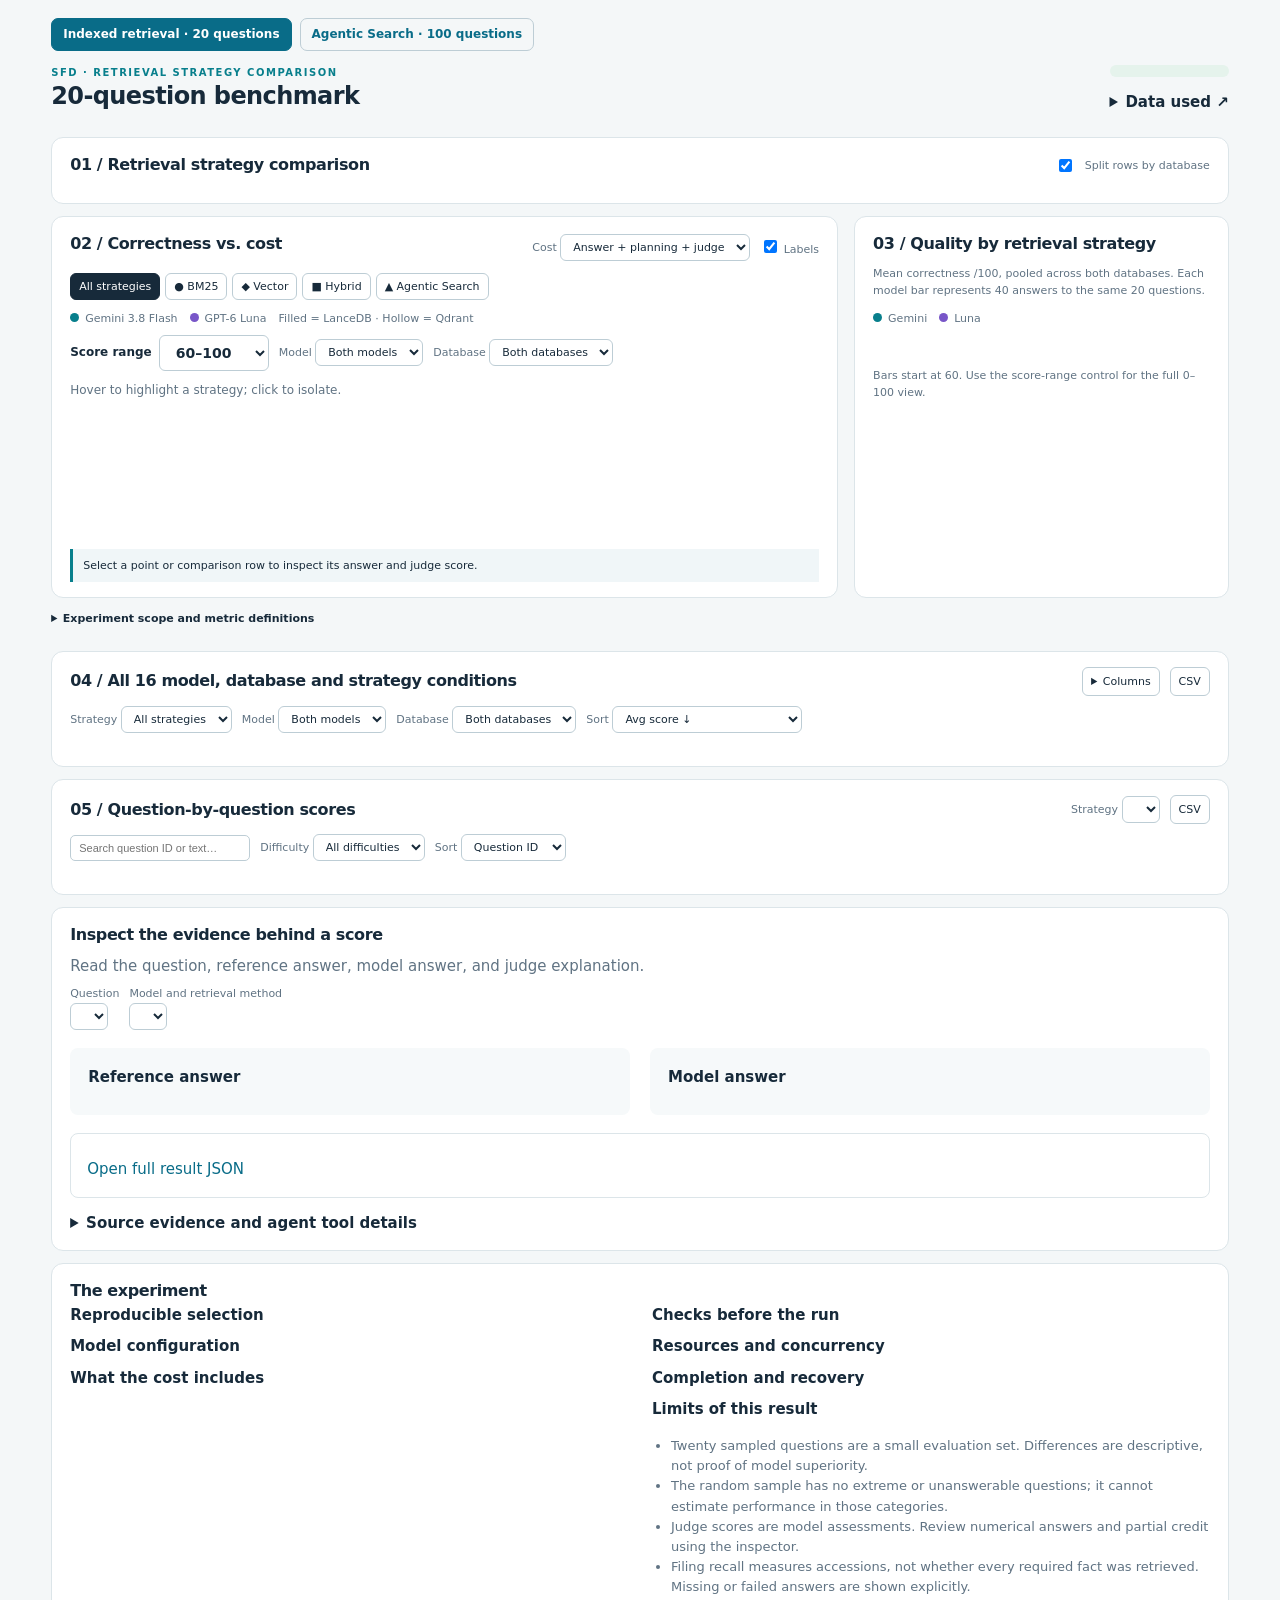
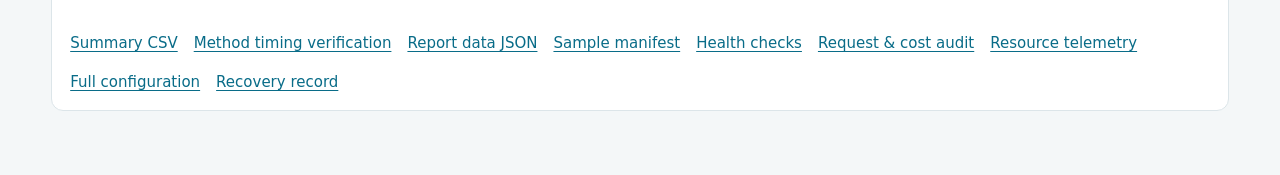
<file: scripts/benchmark-report-template.html>
<!doctype html>
<html lang="en"><head><meta charset="utf-8"><meta name="viewport" content="width=device-width,initial-scale=1">
<title>Financial QA · 20-question benchmark</title>
<style>
:root{--ink:#172a3a;--muted:#607383;--line:#dce5e9;--paper:#f4f7f8;--gemini:#087f8c;--luna:#7856c8;--amber:#9b600c}*{box-sizing:border-box}body{margin:0;color:var(--ink);background:var(--paper);font:15px/1.55 system-ui,-apple-system,Segoe UI,sans-serif}main{max-width:1320px;margin:auto;padding:40px 32px 64px}header{display:flex;justify-content:space-between;gap:20px;align-items:flex-start;border-bottom:1px solid var(--line);padding-bottom:26px}.eyebrow{font-size:12px;font-weight:750;text-transform:uppercase;letter-spacing:.15em;color:var(--gemini)}h1{font-size:clamp(27px,4vw,43px);line-height:1.12;letter-spacing:-.035em;margin:10px 0 14px}h2{font-size:22px;letter-spacing:-.025em;margin:0 0 7px}h3{font-size:15px;margin:0 0 8px}p{margin:7px 0;color:var(--muted)}.badge{background:#e5f3ec;color:#216342;white-space:nowrap;border-radius:6px;padding:7px 11px;font-size:13px;font-weight:650}.metrics{display:grid;grid-template-columns:repeat(4,1fr);gap:16px;margin:24px 0}.metric{padding:18px 20px;background:white;border:1px solid var(--line);border-radius:10px}.metric small{display:block;color:var(--muted);font-size:12px;text-transform:uppercase;letter-spacing:.06em}.metric strong{display:block;font-size:29px;letter-spacing:-.03em;margin:5px 0}.metric span{font-size:12px;color:var(--muted)}section.panel{background:white;padding:24px;border:1px solid var(--line);border-radius:12px;margin:20px 0}.section-head{display:flex;justify-content:space-between;gap:20px;align-items:flex-start}.controls{display:flex;align-items:center;gap:14px;flex-wrap:wrap}label{color:var(--muted);font-size:13px}select,button{font:inherit;color:var(--ink);background:white;border:1px solid #bdcdd5;border-radius:6px;padding:8px 10px}select{max-width:100%}button{cursor:pointer}button:hover{background:#edf4f7}button:focus-visible,select:focus-visible,a:focus-visible{outline:3px solid #76b9cf;outline-offset:3px}a{color:#096c88;text-decoration-thickness:1px;text-underline-offset:3px}.legend{display:flex;gap:20px;flex-wrap:wrap;font-size:13px;margin-top:14px;color:var(--muted)}.swatch{display:inline-block;width:11px;height:11px;border-radius:50%;margin-right:6px}.gemini{background:var(--gemini)}.luna{background:var(--luna)}.chart-scroll{overflow-x:auto;position:relative}.chart{display:block;min-width:620px;width:100%;overflow:visible}.chart text{font-family:inherit;fill:var(--muted)}.chart .axis-title{font-size:13px;font-weight:650;fill:var(--ink)}.chart .point-label{pointer-events:none;font-size:11.5px;fill:var(--ink);paint-order:stroke;stroke:white;stroke-width:3px;stroke-linejoin:round}.chart .point{cursor:pointer}.chart .point:focus{outline:none}.chart .point:focus .hit{stroke:#243b53;stroke-width:2;stroke-dasharray:3 3}.chart .grid{stroke:#e6edef;stroke-dasharray:3 4}.selection{background:#f0f6f8;border-left:3px solid #087f8c;padding:12px 16px;min-height:52px;font-size:14px;margin-top:8px}.subtle{font-size:12px;color:var(--muted)}.notice{background:#fff8e9;border-left:3px solid #d2a14c;padding:12px 16px;margin-top:16px;font-size:13px;color:#775320}.table-wrap{overflow-x:auto;margin-top:18px}table{width:100%;border-collapse:collapse;font-size:13px}th{font-size:11px;text-transform:uppercase;letter-spacing:.04em;color:var(--muted);text-align:right;padding:12px 10px;background:#f6f9fa;white-space:nowrap}td{padding:12px 10px;border-bottom:1px solid #e7edef;text-align:right;font-variant-numeric:tabular-nums;white-space:nowrap}th:first-child,td:first-child{text-align:left}th:nth-child(2),td:nth-child(2){text-align:left}tbody tr:hover{background:#f3f8fa}.score{font-weight:750;color:#126963}.mini{display:inline-block;height:5px;background:#2e9c93;border-radius:3px;width:50px;vertical-align:middle;margin-left:8px}.strategy{color:var(--muted)}.inspect{display:grid;grid-template-columns:1fr 1fr;gap:20px;margin-top:18px}.answer-box{background:#f6f9fa;padding:18px;border-radius:8px;min-width:0}.answer{white-space:pre-wrap;overflow-wrap:anywhere;font-size:14px;max-height:440px;overflow:auto}.question{font-size:17px;line-height:1.55;margin-top:18px;color:var(--ink)}.judge{margin-top:18px;padding:16px;border:1px solid var(--line);border-radius:8px}.judge p{color:var(--ink);font-size:14px}details{margin-top:14px}summary{cursor:pointer;font-weight:650}pre{white-space:pre-wrap;overflow-wrap:anywhere;font-size:12px;max-height:400px;overflow:auto;background:#f6f9fa;padding:14px;border-radius:6px}.method-grid{display:grid;grid-template-columns:1fr 1fr;gap:24px}.method-grid p,.method-grid li{font-size:13px}ul{padding-left:19px;color:var(--muted)}footer{font-size:12px;color:var(--muted);padding-top:12px}.download{display:flex;gap:16px;flex-wrap:wrap;margin-top:20px}.error{color:#ad3333}.hidden{display:none}@media(max-width:750px){main{padding:22px 14px}header{display:block}.badge{display:inline-block;margin-top:12px}.metrics{grid-template-columns:1fr 1fr;gap:10px}.metric{padding:14px}.metric strong{font-size:24px}section.panel{padding:17px}.section-head{display:block}.controls{margin-top:12px}.inspect,.method-grid{grid-template-columns:1fr}}@media print{body{background:white}main{max-width:none;padding:0}.controls,.download,footer{display:none}section.panel{break-inside:avoid}.chart-scroll{overflow:visible}}
.benchmark-tabs{display:flex;gap:8px;flex-wrap:wrap;margin-bottom:22px}.benchmark-tabs a{padding:8px 14px;border:1px solid #bdcdd5;border-radius:7px;text-decoration:none;font-size:13px;font-weight:650}.benchmark-tabs a[aria-current=page]{color:white;background:#096c88;border-color:#096c88}

main{max-width:1536px;padding:18px 4vw 40px}header{padding-bottom:10px;border:0;align-items:center}h1{font-size:24px;margin:3px 0 5px;letter-spacing:-.6px}h2{font-size:16px;margin:0}header .eyebrow{font-size:10px}.badge{font-size:11px;padding:6px 9px}.benchmark-tabs{margin-bottom:14px}.benchmark-tabs a{font-size:12px;padding:6px 11px}#subtitle{font-size:12px;margin:0}.panel,section.panel{padding:15px 18px;margin:12px 0}.section-head{align-items:center;gap:12px;flex-wrap:wrap}.section-head p{font-size:11px;margin:3px 0}.controls{gap:10px;font-size:11px}.controls label, .controls select,.controls button{font-size:11px}button,select{padding:5px 8px}.table-wrap{margin-top:10px}th,td{padding:8px 9px;font-size:12px}th{font-size:10px;letter-spacing:.03em}th button{border:0;padding:0;background:transparent;font-size:inherit;font-weight:700;text-transform:inherit;white-space:nowrap}td:first-child{font-weight:650}.subline{display:block;font-size:10px;color:var(--muted);font-weight:400;margin-top:3px}.score-badge{display:inline-block;padding:3px 7px;border-radius:4px;background:#e6f3ed;color:#17674d;font-weight:750;font-size:12px}.score-badge.mid{background:#fff3df;color:#93580a}.score-badge.low{background:#ffe9ed;color:#ad3046}.best-cell{background:#f0f8f5}.best-tag{font-size:9px;color:#17674d;margin-left:4px}.numeric{font-variant-numeric:tabular-nums}#matrix td{text-align:center}#matrix td:first-child{text-align:left;min-width:160px}#matrix th{text-align:center}#matrix th:first-child{text-align:left}.chart-layout{display:grid;grid-template-columns:minmax(0,2.1fr) minmax(290px,1fr);gap:16px;margin:12px 0}.chart-layout section.panel{margin:0;min-width:0}.chart-layout h2{margin-bottom:7px}.legend{font-size:11px;gap:12px;margin:10px 0 4px}.legend .swatch{width:9px;height:9px}.method-legend{display:flex;flex-wrap:wrap;gap:5px;margin:9px 0}.method-legend button{font-size:11px;padding:4px 8px}.method-legend button[aria-pressed=true]{background:#172a3a;color:#fff;border-color:#172a3a}.chart .grid{stroke:#c1ccd9;stroke-dasharray:none}.chart .axis-title{font-size:12px;fill:#334155}.chart text{fill:#334155}.chart .point-label{font-size:10.5px}.chart .point{transition:opacity .12s}.chart .point.muted{opacity:.1}.chart .point.highlight .mark{stroke-width:3.5}.chart .point.highlight .point-label{font-weight:800}.selection{font-size:11px;min-height:0;padding:8px 10px;margin-top:0}.chart{min-width:650px}.chart-scroll{margin-top:0}.quality-note{font-size:11px;line-height:1.6;margin:8px 0}.quality-method{border-top:1px solid var(--line);padding:14px 0 10px}.quality-heading{display:flex;justify-content:space-between;gap:8px;font-size:12px;font-weight:700}.quality-bar-row{display:grid;grid-template-columns:42px 1fr 38px;gap:7px;align-items:center;margin-top:8px;font-size:10px}.bar-track{position:relative;height:10px;background:#eef2f7;border-radius:2px}.bar-fill{height:100%;border-radius:2px;min-width:2px}.quality-ticks{display:flex;justify-content:space-between;margin:12px 38px 0 49px;font-size:10px;color:#334155}.quality-method.muted{opacity:.15}.quality-insight{font-size:12px;color:var(--ink);line-height:1.6;padding:8px 0}.metrics{gap:10px;margin:12px 0}.metric{padding:12px 15px}.metric strong{font-size:23px;margin:3px 0}.metric small{font-size:10px}.metric span{font-size:10px}.table-controls{display:flex;flex-wrap:wrap;gap:10px;align-items:center;margin:10px 0}.table-controls label,.table-controls select,.table-controls input,.table-controls button{font-size:11px}.table-controls input[type=search]{border:1px solid #bdcdd5;padding:6px 8px;border-radius:5px;min-width:180px;max-width:100%}.column-menu{position:relative;margin:0}.column-menu summary{font-size:11px;font-weight:500;border:1px solid #bdcdd5;border-radius:6px;padding:5px 8px}.column-options{position:absolute;right:0;top:30px;min-width:220px;background:white;padding:10px;box-shadow:0 6px 20px #172a3a22;border:1px solid var(--line);z-index:8;max-height:300px;overflow:auto}.column-options label{display:flex;align-items:center;gap:7px;padding:4px;font-size:11px;white-space:nowrap}.question-cell{white-space:normal;min-width:280px;max-width:550px;text-align:left;line-height:1.5}.difficulty-cell{white-space:nowrap;font-size:10px}#questionComparison td{vertical-align:top}#questionComparison td:nth-child(2){text-align:left}.question-score{border:0;background:transparent;padding:2px}#table tr{cursor:pointer}#table td:nth-child(2){white-space:normal;min-width:120px}.run-context{font-size:11px;line-height:1.6;margin:0}.run-context strong{color:var(--ink)}.notice{font-size:11px;margin-top:10px;padding:9px 12px}.rank-number{color:var(--muted);font-size:10px;margin-right:5px}.scope-details{margin:10px 0;font-size:11px}.scope-details summary{font-size:11px}.scope-details p{font-size:11px}.table-count{font-size:11px;margin-top:8px}.chart-offscale{font-size:11px;color:#93580a}.sr-only{position:absolute;width:1px;height:1px;overflow:hidden;clip:rect(0,0,0,0);white-space:nowrap}
@media(max-width:1050px){.chart-layout{grid-template-columns:1fr}.quality-bars{display:grid;grid-template-columns:1fr 1fr;gap:0 18px}}@media(max-width:650px){main{padding:12px 14px 25px}header{align-items:flex-start;gap:8px}.badge{margin-top:6px}.section-head{display:flex}.quality-bars{grid-template-columns:1fr}h1{font-size:22px}.chart-layout{gap:12px}.table-controls input[type=search]{width:100%}.metrics{grid-template-columns:1fr 1fr}.panel,section.panel{padding:12px}.table-wrap{max-width:100%}.benchmark-tabs{gap:6px}.benchmark-tabs a{font-size:11px}}
@media(prefers-reduced-motion:reduce){.chart .point{transition:none}}
.dataset-summary{font-size:12px;color:var(--muted);margin:4px 0 0}.dataset-summary strong{color:var(--ink)}
.plot-controls{margin-top:8px;margin-bottom:0;align-items:center}.controls .score-range-control{font-size:12px;font-weight:650;display:flex;align-items:center;gap:7px;color:var(--ink)}.controls .score-range-control select{font-size:14px;padding:8px 12px;min-height:36px;min-width:110px}
__DATA_SOURCE_CSS__
.method-time{font-weight:400;font-size:10px;line-height:1.4;margin-top:3px}
</style></head><body><main><nav class="benchmark-tabs" aria-label="Benchmarks"><a href="index.html" aria-current="page">Indexed retrieval · 20 questions</a><a href="agentic-search-only/index.html">Agentic Search · 100 questions</a></nav>
<header><div><div class="eyebrow">SFD · RETRIEVAL STRATEGY COMPARISON</div><h1 id="benchmarkTitle">20-question benchmark</h1><p id="subtitle"></p><p id="datasetSummary" class="dataset-summary"></p></div><div class="heading-actions"><div class="badge" id="health"></div><details class="data-source"><summary>Data used ↗</summary><div class="data-source-card"><strong>2025 source data</strong><p>Whole dataset: <a href="https://huggingface.co/datasets/sfd-anonymous/sfd-v1" target="_blank" rel="noopener noreferrer">sfd-anonymous/sfd-v1 ↗</a></p><p>Download only the 2025 parsed Parquet files:</p><textarea readonly aria-label="2025 Parquet download command" spellcheck="false">hf download sfd-anonymous/sfd-v1 \
  --repo-type dataset \
  --include "data/parsed/sfd-v1-2025-*.parquet" \
  --local-dir ./sfd-2025</textarea><button type="button" data-copy-command>Copy command</button><span role="status" aria-live="polite"></span><small>The command downloads 2025 source files. Each benchmark's recorded source/index snapshot is documented on its page.</small></div></details></div></header>
<section class="panel" id="matrix-panel"><div class="section-head"><h2>01 / Retrieval strategy comparison</h2><label class="controls"><input id="splitDatabase" type="checkbox" checked> Split rows by database</label></div><div class="table-wrap"><table id="matrix" aria-label="Model and retrieval strategy scores"></table></div></section>
<div class="chart-layout">
<section class="panel" id="scatter-panel"><div class="section-head"><h2>02 / Correctness vs. cost</h2><div class="controls"><label>Cost <select id="costBasis"><option value="all">Answer + planning + judge</option><option value="answer">Answer + planning</option></select></label><label><input id="labels" type="checkbox" checked> Labels</label></div></div>
<div class="method-legend" id="methodLegend" role="group" aria-label="Highlight retrieval strategy"><button data-method="all" aria-pressed="true">All strategies</button><button data-method="bm25" aria-pressed="false">● BM25</button><button data-method="vector" aria-pressed="false">◆ Vector</button><button data-method="hybrid" aria-pressed="false">■ Hybrid</button><button data-method="agentic" aria-pressed="false">▲ Agentic Search</button></div>
<div class="legend"><span><i class="swatch gemini"></i>Gemini 3.8 Flash</span><span><i class="swatch luna"></i>GPT-6 Luna</span><span>Filled = LanceDB · Hollow = Qdrant</span></div>
<div class="controls plot-controls"><label class="score-range-control">Score range <select id="scoreRange"><option value="focused">60–100</option><option value="full">0–100</option></select></label><label>Model <select id="plotModel"><option value="">Both models</option></select></label><label>Database <select id="plotDatabase"><option value="">Both databases</option><option value="lancedb">LanceDB</option><option value="qdrant">Qdrant</option></select></label><span class="subtle">Hover to highlight a strategy; click to isolate.</span></div>
<div class="chart-scroll" id="chartBox"><svg id="chart" class="chart" role="img" aria-label="Mean correctness versus cost per question"></svg></div><p id="offscale" class="chart-offscale" hidden></p>
<div id="selected" class="selection" aria-live="polite">Select a point or comparison row to inspect its answer and judge score.</div>
</section>
<section class="panel" id="quality-panel"><h2>03 / Quality by retrieval strategy</h2><p class="quality-note">Mean correctness /100, pooled across both databases. Each model bar represents 40 answers to the same 20 questions.</p><div class="legend"><span><i class="swatch gemini"></i>Gemini</span><span><i class="swatch luna"></i>Luna</span></div><div id="qualityInsight" class="quality-insight"></div><div id="qualityBars" class="quality-bars"></div><div id="qualityTicks" class="quality-ticks"></div><p class="quality-note" id="qualityRangeNote">Bars start at 60. Use the score-range control for the full 0–100 view.</p></section>
</div>
<p id="scopeHeadline" class="run-context"></p>
<details class="scope-details"><summary>Experiment scope and metric definitions</summary><p class="run-context">The index contains the initial 1,000 source records plus 52 added source records. Seven records repeat an existing document ID, leaving 1,045 unique indexed IDs. Both databases used this same index. Agentic Search also had access to the six source Parquet files. <a href="corpus-verification.json">Verified index counts and queries ↗</a></p><p id="scopeSummary" class="run-context"></p><p>Correctness is the recorded Haiku score out of 100. Cost uses recorded USD and the selected cost basis; unknown charges remain unknown. Means describe this 20-question sample.</p><div class="notice">Agentic Search in this original run could read source Parquet beyond the indexed sample. Its scores describe that wider-access system. This is not a matched-corpus comparison of ranking methods alone.</div></details>
<div class="metrics" id="metrics"></div>
<section class="panel" id="conditions"><div class="section-head"><h2>04 / All 16 model, database and strategy conditions</h2><div class="controls"><details class="column-menu"><summary>Columns</summary><div id="conditionColumns" class="column-options"></div></details><button id="exportConditions" type="button">CSV</button></div></div><div class="table-controls"><label>Strategy <select id="conditionMethod"><option value="">All strategies</option></select></label><label>Model <select id="conditionModel"><option value="">Both models</option></select></label><label>Database <select id="conditionDatabase"><option value="">Both databases</option><option value="lancedb">LanceDB</option><option value="qdrant">Qdrant</option></select></label><label>Sort <select id="sort"><option value="correctness">Avg score ↓</option><option value="cost">Avg cost ↑</option><option value="model">Model / database / strategy</option></select></label></div><p class="subtle" id="tableNote"></p><div class="table-wrap"><table id="conditionTable"><thead id="conditionHead"></thead><tbody id="table"></tbody></table></div><p id="conditionCount" class="table-count"></p></section>
<section class="panel" id="question-comparison"><div class="section-head"><h2>05 / Question-by-question scores</h2><div class="controls"><label>Strategy <select id="questionMethod"></select></label><button id="exportQuestions" type="button">CSV</button></div></div><div class="table-controls"><input id="questionSearch" type="search" aria-label="Search the 20 questions" placeholder="Search question ID or text…"><label>Difficulty <select id="questionDifficulty"><option value="">All difficulties</option></select></label><label>Sort <select id="questionSort"><option value="id">Question ID</option><option value="score">Avg score ↓</option><option value="difficulty">Difficulty</option></select></label></div><div class="table-wrap"><table id="questionComparison"></table></div><p id="questionCount" class="table-count"></p></section>
<section class="panel"><h2>Inspect the evidence behind a score</h2><p>Read the question, reference answer, model answer, and judge explanation.</p><div class="controls"><label>Question<br><select id="question"></select></label><label>Model and retrieval method<br><select id="series"></select></label></div><div id="questionText" class="question"></div><div class="inspect"><div class="answer-box"><h3>Reference answer</h3><div id="reference" class="answer"></div></div><div class="answer-box"><h3>Model answer</h3><div id="answer" class="answer"></div></div></div><div class="judge"><h3 id="judgeScore"></h3><p id="rationale"></p><a id="rawResult">Open full result JSON</a></div><details><summary>Source evidence and agent tool details</summary><pre id="evidence"></pre></details></section>
<section class="panel" id="experiment"><h2>The experiment</h2><div class="method-grid"><div><h3>Reproducible selection</h3><p id="sampling"></p><p id="ids"></p><h3>Model configuration</h3><p id="models"></p><h3>What the cost includes</h3><p id="costNotes"></p></div><div><h3>Checks before the run</h3><p id="preflight"></p><h3>Resources and concurrency</h3><p id="resourceNotes"></p><h3>Completion and recovery</h3><p id="recoveryNotes"></p><h3>Limits of this result</h3><ul><li>Twenty sampled questions are a small evaluation set. Differences are descriptive, not proof of model superiority.</li><li>The random sample has no extreme or unanswerable questions; it cannot estimate performance in those categories.</li><li>Judge scores are model assessments. Review numerical answers and partial credit using the inspector.</li><li>Filing recall measures accessions, not whether every required fact was retrieved. Missing or failed answers are shown explicitly.</li></ul></div></div><div class="download"><a href="summary.csv" download>Summary CSV</a><a href="presentation-timing-audit.json">Method timing verification</a><a href="report-data.json" download>Report data JSON</a><a href="selection.json">Sample manifest</a><a href="preflight.json">Health checks</a><a href="requests.jsonl">Request &amp; cost audit</a><a href="resources.jsonl">Resource telemetry</a><a href="manifest.json">Full configuration</a><a href="recovery.json">Recovery record</a></div></section>
<footer id="footer"></footer></main>
<script id="data" type="application/json">__REPORT_DATA__</script><script>

'use strict';
__DATA_SOURCE_JS__
const D=JSON.parse(document.getElementById('data').textContent),$=id=>document.getElementById(id),fmt=(x,n=1)=>x==null?'—':Number(x).toFixed(n),money=(x,n=4)=>x==null?'unknown':'$'+Number(x).toFixed(n),esc=x=>String(x??'').replace(/[&<>"']/g,c=>({'&':'&amp;','<':'&lt;','>':'&gt;','"':'&quot;',"'":'&#39;'}[c]));
const short=m=>m.includes('gemini')?'Gemini 3.8 Flash':'GPT-6 Luna',color=m=>m.includes('gemini')?'#087f8c':'#7856c8',methodName=m=>({bm25:'BM25',vector:'Vector',hybrid:'Hybrid',agentic:'Agentic Search'}[m]||m),databaseName=b=>b==='lancedb'?'LanceDB':'Qdrant';
const cost=c=>$('costBasis').value==='answer'?(c.unknown_cost_calls?null:c.answer_cost/c.expected):c.per_question_cost;
const amount=c=>$('costBasis').value==='answer'?c.answer_cost:c.cost;
const mean=values=>{const nums=values.filter(v=>Number.isFinite(v));return nums.length?nums.reduce((n,v)=>n+v,0)/nums.length:null;};
const scoreBadge=value=>`<span class="score-badge ${value<60?'low':value<80?'mid':''}">${fmt(value,1)}</span>`;
const toolCount=c=>D.details.filter(r=>r.model===c.model&&r.strategy===c.strategy).reduce((n,r)=>n+(Array.isArray(r.tool_calls)?r.tool_calls.length:Number(r.tool_calls)||0),0);
const done=D.cells.reduce((s,c)=>s+c.completed,0),expected=D.cells.reduce((s,c)=>s+c.expected,0);
const IDX=__INDEXED_CORPUS_DATA__;
if(IDX){
 $('benchmarkTitle').textContent='20-question benchmark on ~'+Math.round(IDX.unique_document_ids/1000)+'K indexed document IDs';
 $('datasetSummary').innerHTML=`Indexed corpus · <strong>${IDX.unique_document_ids.toLocaleString()}</strong> unique document IDs · <strong>${IDX.source_records.toLocaleString()}</strong> source records · <strong>${IDX.chunks_per_database.toLocaleString()}</strong> chunks per database`;
}

$('subtitle').textContent=`20 seeded questions · 4 retrieval strategies · 2 databases · 2 models · seed ${D.selection.seed}`;
$('health').textContent=D.preflight.passed?done+'/'+expected+' scored · preflight passed':'Preflight requires attention';
$('scopeHeadline').textContent=`Recorded scope: ${D.preflight.expected_chunks.toLocaleString()} chunks in each database; Agentic Search could also read source Parquet outside the index.`;
$('scopeSummary').textContent=`The same 20 questions are evaluated in 16 conditions (320 answers). Both LanceDB and Qdrant held ${D.preflight.expected_chunks.toLocaleString()} indexed chunks, checked before and after the run. Indexed sample and source access are documented in the recorded run configuration.`;
$('metrics').innerHTML=[['Scored answers',done+' / '+expected,'Same 20 questions in all 16 conditions'],['Known chat spend',money(D.audit.known_chat_usd,2),'Includes answering, planning, judging and billed retries'],['Best condition',fmt(Math.max(...D.cells.map(c=>c.correctness??0)),2)+' /100','Highest mean among the recorded conditions'],['Peak process-tree RAM',fmt(D.audit.peak_tree_gib,2)+' GiB','Recorded run · 2 GiB cap']].map(([a,b,c])=>`<div class="metric"><small>${esc(a)}</small><strong>${esc(b)}</strong><span>${esc(c)}</span></div>`).join('');
$('tableNote').textContent='Cost and tool calls show total / average per question case. Select a row to inspect evidence. Extra columns are available under Columns.';
function matrix(){
 const split=$('splitDatabase').checked,rows=D.config.models.flatMap(model=>(split?D.config.backends:[null]).map(backend=>({model,backend})));
 $('matrix').innerHTML='<thead><tr><th>Model'+(split?' / database':'')+'</th>'+D.config.methods.map(m=>'<th>'+esc(methodName(m))+'</th>').join('')+'<th>Avg score overall</th><th>Cost: total / avg per question</th></tr></thead><tbody>'+rows.map(({model,backend})=>{
 const members=D.cells.filter(c=>c.model===model&&(!backend||c.backend===backend)),methodScores=D.config.methods.map(m=>mean(members.filter(c=>c.method===m).map(c=>c.correctness))),best=Math.max(...methodScores),total=members.reduce((n,c)=>n+amount(c),0),n=members.reduce((n,c)=>n+c.expected,0),unknown=members.some(c=>c.unknown_cost_calls);
 return `<tr><td style="color:${color(model)}">${esc(short(model))}${split?'<span class="subline">'+databaseName(backend)+'</span>':''}</td>`+D.config.methods.map((m,i)=>`<td class="${methodScores[i]===best?'best-cell':''}" title="${esc(methodName(m))}; ${backend?20:40} scored answers. Mean known cost: ${money(mean(members.filter(c=>c.method===m).map(cost)),6)} per question">${scoreBadge(methodScores[i])}${methodScores[i]===best?'<span class="best-tag">BEST</span>':''}<span class="subline method-time" title="Average recorded model-call time; excludes retrieval/tool time and judge time.">${fmt(mean(members.filter(c=>c.method===m).map(c=>c.mean_answer_s)),1)} s answer</span><span class="subline method-time" title="Average cached search time for BM25/Vector/Hybrid; cumulative tool time for Agentic Search. Cached search timings are shared between models; query embedding preparation is excluded.">${fmt(mean(members.filter(c=>c.method===m).map(c=>c.mean_retrieval_s)),3)} s retrieval</span></td>`).join('')+`<td>${scoreBadge(mean(members.map(c=>c.correctness)))}</td><td title="${unknown?'Known subtotal; some attempts have unknown cost':'Recorded cost for these conditions'}">${money(total,2)} / ${unknown?'unknown':money(total/n,6)}</td></tr>`;
 }).join('')+'</tbody>';
}
const conditionColumns=[
 {id:'model',label:'Model',get:c=>short(c.model)},
 {id:'strategy',label:'Database / strategy',get:c=>databaseName(c.backend)+' / '+methodName(c.method)},
 {id:'score',label:'Avg score /100',get:c=>c.correctness,render:c=>scoreBadge(c.correctness)},
 {id:'cost',label:'Cost: total / avg per question',get:c=>`${money(amount(c),2)} / ${money(cost(c),6)}`},
 {id:'tools',label:'Tool calls: total / avg',get:c=>`${toolCount(c)} / ${fmt(toolCount(c)/c.expected,2)}`},
 {id:'time',label:'Avg answer time',get:c=>fmt(c.mean_answer_s,1)+' s'},
 {id:'citation',label:'Citation score /100',get:c=>fmt(c.citation),hidden:true},
 {id:'recall',label:'Filing recall %',get:c=>fmt(c.recall==null?null:c.recall*100),hidden:true},
 {id:'answer',label:'Answer spend USD',get:c=>money(c.answer_cost,6),hidden:true},
 {id:'judge',label:'Judge spend USD',get:c=>money(c.judge_cost,6),hidden:true},
 {id:'http',label:'Model API requests',get:c=>c.call_count,hidden:true},
 {id:'tokens',label:'Total tokens',get:c=>c.tokens,hidden:true},
 {id:'complete',label:'Scored / planned',get:c=>c.completed+' / '+c.expected},
 {id:'unknown',label:'Unpriced API attempts',get:c=>c.unknown_cost_calls,hidden:true}];
const visibleColumns=new Set(conditionColumns.filter(c=>!c.hidden).map(c=>c.id));
for(const col of conditionColumns){const label=document.createElement('label'),check=document.createElement('input');check.type='checkbox';check.checked=visibleColumns.has(col.id);check.dataset.column=col.id;check.onchange=()=>{check.checked?visibleColumns.add(col.id):visibleColumns.delete(col.id);table();};label.append(check,document.createTextNode(col.label));$('conditionColumns').append(label);}
function conditionRows(){let cells=D.cells.filter(c=>(!$('conditionMethod').value||c.method===$('conditionMethod').value)&&(!$('conditionModel').value||c.model===$('conditionModel').value)&&(!$('conditionDatabase').value||c.backend===$('conditionDatabase').value));if($('sort').value==='correctness')cells.sort((a,b)=>(b.correctness??-1)-(a.correctness??-1));else if($('sort').value==='cost')cells.sort((a,b)=>(cost(a)??Infinity)-(cost(b)??Infinity));else cells.sort((a,b)=>(a.model+a.strategy).localeCompare(b.model+b.strategy));return cells;}
function table(){const cols=conditionColumns.filter(c=>visibleColumns.has(c.id));$('conditionHead').innerHTML='<tr>'+cols.map(c=>'<th>'+esc(c.label)+'</th>').join('')+'</tr>';$('table').innerHTML=conditionRows().map(c=>'<tr tabindex="0" data-model="'+esc(c.model)+'" data-strategy="'+esc(c.strategy)+'">'+cols.map(col=>'<td'+(col.id==='model'?' style="color:'+color(c.model)+'"':'')+'>'+(col.render?col.render(c):esc(col.get(c)))+'</td>').join('')+'</tr>').join('');$('conditionCount').textContent=conditionRows().length+' of 16 conditions';}
$('table').onclick=e=>{const row=e.target.closest('tr[data-strategy]');if(row)selected(D.cells.find(c=>c.model===row.dataset.model&&c.strategy===row.dataset.strategy));};$('table').onkeydown=e=>{if(e.key==='Enter'||e.key===' '){e.preventDefault();e.target.closest('tr')?.click();}};
function selected(c){$('selected').textContent=`${c.label} — ${fmt(c.correctness,2)}% correctness · ${money(cost(c),6)} per question · ${c.completed}/${c.expected} complete · ${c.call_count} model calls · ${c.unknown_cost_calls} calls with unknown cost.`;$('series').value=c.model+'|'+c.strategy;inspect();}
let highlightedMethod=null,selectedMethod='all';
function highlight(){const active=highlightedMethod||selectedMethod;document.querySelectorAll('#chart .point,#qualityBars .quality-method').forEach(g=>{if(g.classList.contains('point'))g.style.display=highlightedMethod!==null||selectedMethod==='all'||g.dataset.method===selectedMethod?'':'none';g.classList.toggle('muted',active!=='all'&&g.dataset.method!==active);g.classList.toggle('highlight',active!=='all'&&g.dataset.method===active);});document.querySelectorAll('#methodLegend button').forEach(b=>b.setAttribute('aria-pressed',String(b.dataset.method===selectedMethod)));}
for(const button of document.querySelectorAll('#methodLegend button')){const preview=()=>{highlightedMethod=button.dataset.method;highlight();},clear=()=>{highlightedMethod=null;highlight();};button.onmouseenter=preview;button.onmouseleave=clear;button.onfocus=preview;button.onblur=clear;button.onclick=()=>{selectedMethod=selectedMethod===button.dataset.method?'all':button.dataset.method;highlightedMethod=null;chart();highlight();};}
const NS='http://www.w3.org/2000/svg';function el(name,attrs={},text){const n=document.createElementNS(NS,name);Object.entries(attrs).forEach(([k,v])=>n.setAttribute(k,v));if(text!=null)n.textContent=text;return n;}
function chart(){
 const svg=$('chart'),W=Math.max(650,$('chartBox').clientWidth),H=460,L=58,R=28,T=30,B=65,minScore=$('scoreRange').value==='focused'?60:0;
 svg.setAttribute('viewBox',`0 0 ${W} ${H}`);svg.style.width=W+'px';svg.dataset.yMin=minScore;svg.replaceChildren();
 const filtered=D.cells.filter(c=>(!$('plotModel').value||c.model===$('plotModel').value)&&(!$('plotDatabase').value||c.backend===$('plotDatabase').value));
 const cells=filtered.filter(c=>c.correctness!=null&&cost(c)>0&&Number.isFinite(cost(c)));
 if(!cells.length){svg.append(el('text',{x:30,y:50},'No priced results match these filters.'));return;}
 const logs=cells.map(c=>Math.log10(cost(c))),lo=Math.floor(Math.min(...logs)),hi=Math.max(lo+1,Math.ceil(Math.max(...logs))),x=v=>L+(Math.log10(v)-lo)/(hi-lo)*(W-L-R),y=v=>H-B-(v-minScore)/(100-minScore)*(H-T-B);
 const clipped=cells.filter(c=>c.correctness<minScore);$('offscale').hidden=!clipped.length;$('offscale').textContent=clipped.length+' condition(s) below the displayed range; select 0–100 to view their full scores.';
 svg.append(el('title',{},'Recorded correctness versus cost, by retrieval strategy'),el('desc',{},`Y axis starts at ${minScore}. Color identifies model, shape identifies strategy, and fill identifies database. All recorded results remain available in the table.`));
 for(let tick=minScore;tick<=100;tick+=10){svg.append(el('line',{x1:L,x2:W-R,y1:y(tick),y2:y(tick),class:'grid'}),el('text',{x:L-10,y:y(tick)+4,'text-anchor':'end','font-size':11},tick));}
 for(let e=lo;e<=hi;e++){const v=10**e;svg.append(el('line',{x1:x(v),x2:x(v),y1:T,y2:H-B,class:'grid'}),el('text',{x:x(v),y:H-B+23,'text-anchor':'middle','font-size':11},money(v,v<.01?3:2)));}
 svg.append(el('path',{d:`M${L} ${T}V${H-B}H${W-R}`,fill:'none',stroke:'#475569','stroke-width':1.5}),el('text',{x:(L+W-R)/2,y:H-17,'text-anchor':'middle',class:'axis-title'},`Mean ${$('costBasis').value==='answer'?'answer + planning':'answer + planning + judge'} cost / question (USD · log scale)`),el('text',{x:15,y:(T+H-B)/2,transform:`rotate(-90 15 ${(T+H-B)/2})`,'text-anchor':'middle',class:'axis-title'},'Mean correctness /100'));
 const placed=[],pointBoxes=cells.filter(c=>c.correctness>=minScore).map(c=>({x:x(cost(c))-8,y:y(c.correctness)-8,w:16,h:16}));
 const overlap=(a,b)=>a.x<b.x+b.w+3&&a.x+a.w+3>b.x&&a.y<b.y+b.h+3&&a.y+a.h+3>b.y;
 cells.filter(c=>c.correctness>=minScore).sort((a,b)=>b.correctness-a.correctness).forEach(c=>{
  const px=x(cost(c)),py=y(c.correctness),g=el('g',{class:'point','data-method':c.method,'data-model':c.model,'data-database':c.backend,tabindex:0,role:'button','aria-label':`${c.label}, ${fmt(c.correctness,2)} percent, ${money(cost(c),6)} per question`});
  g.style.display=selectedMethod==='all'||c.method===selectedMethod?'':'none';
  g.append(el('circle',{cx:px,cy:py,r:14,fill:'transparent',class:'hit'}));
  const a={fill:c.backend==='lancedb'?color(c.model):'white',stroke:color(c.model),'stroke-width':2.2,class:'mark'};
  const mark=c.method==='bm25'?el('circle',{cx:px,cy:py,r:5.5,...a}):c.method==='vector'?el('path',{d:`M${px},${py-7}L${px+7},${py}L${px},${py+7}L${px-7},${py}Z`,...a}):c.method==='hybrid'?el('rect',{x:px-5.5,y:py-5.5,width:11,height:11,...a}):el('path',{d:`M${px},${py-7}L${px+7},${py+6}L${px-7},${py+6}Z`,...a});
  g.append(mark,el('title',{},`${c.label}
Correctness: ${fmt(c.correctness,2)}/100
Cost/question: ${money(cost(c),6)}`));
  g.onclick=()=>selected(c);g.onfocus=()=>selected(c);g.onmouseenter=()=>selected(c);g.onkeydown=e=>{if(e.key==='Enter'||e.key===' '){e.preventDefault();selected(c);}};
  if($('labels').checked){
   const label=methodName(c.method).replace(' Search','')+' · '+(c.backend==='lancedb'?'Lance':'Qdrant')+' · '+fmt(c.correctness,1),w=label.length*5.6,h=14;let best=null,bestScore=Infinity;
   for(const dy of [-16,20,-36,40,-56,60,-76,80,-96,100,-116,120,-136,140,-156,160,-176,180,-196,200])for(const dx of [10,-w-10,-w/2,35,-w-35,65,-w-65]){const box={x:Math.max(L+3,Math.min(W-R-w,px+dx)),y:Math.max(T,Math.min(H-B-h,py+dy-10)),w,h};const penalty=placed.filter(b=>overlap(b,box)).length*10000+pointBoxes.filter(b=>overlap(b,box)).length*1000+Math.abs(dy)+Math.abs(box.x-px)/8;if(penalty<bestScore){best=box;bestScore=penalty;}}
   if(selectedMethod==='all'||c.method===selectedMethod)placed.push(best);
   g.append(el('line',{x1:px,y1:py,x2:Math.max(best.x,Math.min(best.x+best.w,px)),y2:best.y+6,stroke:color(c.model),'stroke-opacity':.5,'stroke-width':.8}),el('text',{x:best.x,y:best.y+10,class:'point-label'},label));
  }
  svg.append(g);
 });highlight();
}
function quality(){
 const min=$('scoreRange').value==='focused'?60:0;
 const ranked=D.config.methods.map(method=>({method,score:mean(D.cells.filter(c=>c.method===method).map(c=>c.correctness))})).sort((a,b)=>b.score-a.score);
 $('qualityInsight').innerHTML=`<strong>${esc(methodName(ranked[0].method))}</strong> leads this sample at <strong>${fmt(ranked[0].score,2)}/100</strong> across both models and databases.`;
 $('qualityBars').innerHTML=ranked.map((r,i)=>`<div class="quality-method" data-method="${r.method}"><div class="quality-heading"><span><span class="rank-number">${i+1}</span>${esc(methodName(r.method))}</span><span>${fmt(r.score,1)}</span></div>`+D.config.models.map(model=>{const value=mean(D.cells.filter(c=>c.method===r.method&&c.model===model).map(c=>c.correctness));return `<div class="quality-bar-row" title="${esc(short(model))}: ${fmt(value,2)}/100 over 40 scored answers (20 per database)."><span>${model.includes('gemini')?'Gemini':'Luna'}</span><div class="bar-track"><div class="bar-fill" style="background:${color(model)};width:${Math.max(0,(value-min)/(100-min)*100)}%"></div></div><strong>${fmt(value,1)}</strong></div>`;}).join('')+'</div>').join('');
 $('qualityTicks').innerHTML=[min,(min+100)/2,100].map(v=>'<span>'+v+'</span>').join('');$('qualityRangeNote').textContent=`Bars start at ${min}; values are mean Haiku scores /100. They pool database conditions rather than adding new questions.`;highlight();
}
function option(id,value,label){const o=document.createElement('option');o.value=value;o.textContent=label;$(id).append(o);}
D.config.models.forEach(model=>{option('plotModel',model,short(model));option('conditionModel',model,short(model));});
D.config.methods.forEach(method=>{option('conditionMethod',method,methodName(method));option('questionMethod',method,methodName(method));});
const detailByKey=new Map(D.details.map(r=>[r.id+'|'+r.model+'|'+r.strategy,r]));
Object.keys(D.selection.difficulty_counts).forEach(level=>option('questionDifficulty',level,level.replaceAll('_',' ')));
function questionRows(){const term=$('questionSearch').value.toLowerCase().trim(),method=$('questionMethod').value,rows=D.questions.filter(q=>(!$('questionDifficulty').value||q.difficulty===$('questionDifficulty').value)&&(!term||(q.id+' '+q.question+' '+q.ground_truth).toLowerCase().includes(term))).map(q=>({q,score:mean(D.details.filter(r=>r.id===q.id&&r.strategy.endsWith('/'+method)).map(r=>r.correctness))}));if($('questionSort').value==='score')rows.sort((a,b)=>(b.score??-1)-(a.score??-1));else if($('questionSort').value==='difficulty')rows.sort((a,b)=>a.q.difficulty.localeCompare(b.q.difficulty));else rows.sort((a,b)=>a.q.id.localeCompare(b.q.id));return rows;}
function questionTable(){const method=$('questionMethod').value,columns=D.config.models.flatMap(model=>D.config.backends.map(backend=>({model,backend})));$('questionComparison').innerHTML='<thead><tr><th>Question</th><th>Question text</th>'+columns.map(c=>'<th>'+esc((c.model.includes('gemini')?'Gemini':'Luna')+' · '+databaseName(c.backend))+'</th>').join('')+'<th>Avg /100</th></tr></thead><tbody>'+questionRows().map(({q,score})=>'<tr><td>'+esc(q.id)+'<span class="subline difficulty-cell">'+esc(q.difficulty.replaceAll('_',' '))+'</span></td><td class="question-cell">'+esc(q.question)+'</td>'+columns.map(c=>{const r=detailByKey.get(q.id+'|'+c.model+'|'+c.backend+'/'+method);return '<td><button class="question-score" data-question="'+q.id+'" data-model="'+esc(c.model)+'" data-strategy="'+c.backend+'/'+method+'" title="Inspect this answer and judge rationale">'+scoreBadge(r?.correctness)+'</button></td>';}).join('')+'<td>'+scoreBadge(score)+'</td></tr>').join('')+'</tbody>';$('questionCount').textContent=questionRows().length+' of 20 questions · '+methodName(method)+' · four model/database conditions';}
$('questionComparison').onclick=e=>{const b=e.target.closest('button[data-question]');if(!b)return;$('question').value=b.dataset.question;$('series').value=b.dataset.model+'|'+b.dataset.strategy;inspect();$('questionText').scrollIntoView({block:'center',behavior:'smooth'});};
function exportCSV(name,headers,rows){const cell=value=>{let text=String(value??'');if(/^[=+\-@]/.test(text))text="'"+text;return '"'+text.replaceAll('"','""')+'"';};const csv=[headers,...rows].map(row=>row.map(cell).join(',')).join('\n'),url=URL.createObjectURL(new Blob([csv],{type:'text/csv;charset=utf-8'})),a=document.createElement('a');a.href=url;a.download=name;a.click();setTimeout(()=>URL.revokeObjectURL(url),1000);}
$('exportConditions').onclick=()=>{const cols=conditionColumns.filter(c=>visibleColumns.has(c.id));exportCSV('retrieval-20-conditions.csv',cols.map(c=>c.label),conditionRows().map(r=>cols.map(c=>c.get(r))));};
$('exportQuestions').onclick=()=>{const method=$('questionMethod').value,cols=D.config.models.flatMap(model=>D.config.backends.map(backend=>({model,backend})));exportCSV('retrieval-20-'+method+'-questions.csv',['Question ID','Difficulty','Question',...cols.map(c=>short(c.model)+' / '+databaseName(c.backend)),'Avg score'],questionRows().map(({q,score})=>[q.id,q.difficulty,q.question,...cols.map(c=>detailByKey.get(q.id+'|'+c.model+'|'+c.backend+'/'+method)?.correctness),score]));};
D.questions.forEach(q=>{const o=document.createElement('option');o.value=q.id;o.textContent=q.id+' · '+q.difficulty.replaceAll('_',' ');$('question').append(o)});D.cells.forEach(c=>{const o=document.createElement('option');o.value=c.model+'|'+c.strategy;o.textContent=c.label;$('series').append(o)});
function inspect(){const q=D.questions.find(q=>q.id===$('question').value),[model,strategy]=$('series').value.split('|'),r=D.details.find(r=>r.id===q.id&&r.model===model&&r.strategy===strategy);$('questionText').textContent=q.question;$('reference').textContent=q.ground_truth;$('answer').textContent=r?.answer||r?.error||'Result not yet available';$('judgeScore').textContent=r?.correctness!=null?`Judge: ${fmt(r.correctness)} / 100 correctness · ${fmt(r.citation_support)} / 100 citation support`:'No completed judgment';$('rationale').textContent=r?.rationale||r?.error||'';$('rawResult').href=r?.file||'#';$('evidence').textContent=JSON.stringify({gold_evidence:q.evidence,retrieval_metrics:r?.retrieval,retrieved_passages:strategy.endsWith('/agentic')?r?.evidence:D.retrieval[q.id+':'+strategy],agent_tools:r?.tools},null,2)}
$('sampling').textContent=`Seed ${D.selection.seed}. ${D.selection.algorithm}. Population: 100 verified questions. Difficulty counts: ${Object.entries(D.selection.difficulty_counts).map(([k,v])=>k.replaceAll('_',' ')+': '+v).join('; ')}.`;$('ids').textContent='Selected IDs: '+D.selection.ids.join(', ');$('models').textContent='Gemini 3.8 Flash: temperature 0, low reasoning. GPT-6 Luna: low reasoning; temperature omitted because the catalog does not advertise support. Judge: Claude Haiku 5.5, low reasoning. All model and provider IDs are preserved in the API audit.';
$('costNotes').textContent=`Default chart cost includes answering, all agent planning turns, judging, and billed failed-response retries. Shared query embeddings (${money(D.audit.embedding_usd,6)}${D.audit.unknown_embedding_costs?' plus unknown charges':''}) and health checks (${money(D.audit.preflight_usd,6)}) are separate. Historical ingestion/indexing costs are excluded. Unknown-cost calls: ${D.audit.unknown_chat_costs}. Costs are gateway-reported USD, not a reconciled invoice.`;
$('preflight').textContent=`Both databases contained ${D.preflight.expected_chunks.toLocaleString()} chunks. Qdrant status: ${D.preflight.qdrant_status}. Coverage: ${D.preflight.questions_fully_covered.lancedb}/20 questions in LanceDB and ${D.preflight.questions_fully_covered.qdrant}/20 in Qdrant. Dense self-match, BM25/vector/hybrid retrieval, query embedding, three model liveness calls, and judge JSON parsing passed. LanceDB version: ${D.preflight.stores_before.lancedb.version}.`;
if(D.postflight)$('preflight').textContent+=' Post-run check: '+(D.postflight.same_as_preflight?'counts and LanceDB version unchanged; ':'corpus changed; ')+'Qdrant '+D.postflight.qdrant_status+'.';
$('resourceNotes').textContent=`${D.execution.concurrency||8} concurrent API requests. Source-file tools are serialized. Whole process tree: 2 GiB RAM cap, no swap, one-core CPU quota. Measured peak: ${fmt(D.audit.peak_tree_gib,3)} GiB. Source workers additionally have address-space, CPU-time and wall-time limits. Completed work is checkpointed.`;
$('recoveryNotes').textContent=D.recovery?`${D.recovery.completed_before_resume} evaluations completed on the first pass. ${D.recovery.affected.length} Gemini agentic cases required final-answer recovery after the tool budget was reached. Recovery omitted tool definitions and allowed no additional retrieval calls. Completed answers were retained; all billed recovery attempts are included in reported costs.`:'No recovery was required.';
$('footer').textContent=`Generated ${D.generated_utc}. Run started ${D.execution.first_started_utc||D.execution.started_utc||'unknown'}; finished ${D.execution.finished_utc||'still running'}. This report is self-contained and works offline; raw artifact links require the adjacent run files.`;

$('question').addEventListener('change',inspect);$('series').addEventListener('change',inspect);$('sort').addEventListener('change',table);
$('costBasis').onchange=()=>{chart();table();matrix();};$('labels').onchange=chart;$('scoreRange').onchange=()=>{chart();quality();};$('splitDatabase').onchange=matrix;
for(const id of ['plotModel','plotDatabase'])$(id).onchange=chart;
for(const id of ['conditionMethod','conditionModel','conditionDatabase'])$(id).onchange=table;
for(const id of ['questionMethod','questionDifficulty','questionSort'])$(id).onchange=questionTable;$('questionSearch').oninput=questionTable;
new ResizeObserver(chart).observe($('chartBox'));table();matrix();quality();questionTable();inspect();chart();
window.retrievalReport={data:D,conditionRows,questionRows};
</script></body></html>
</file>
